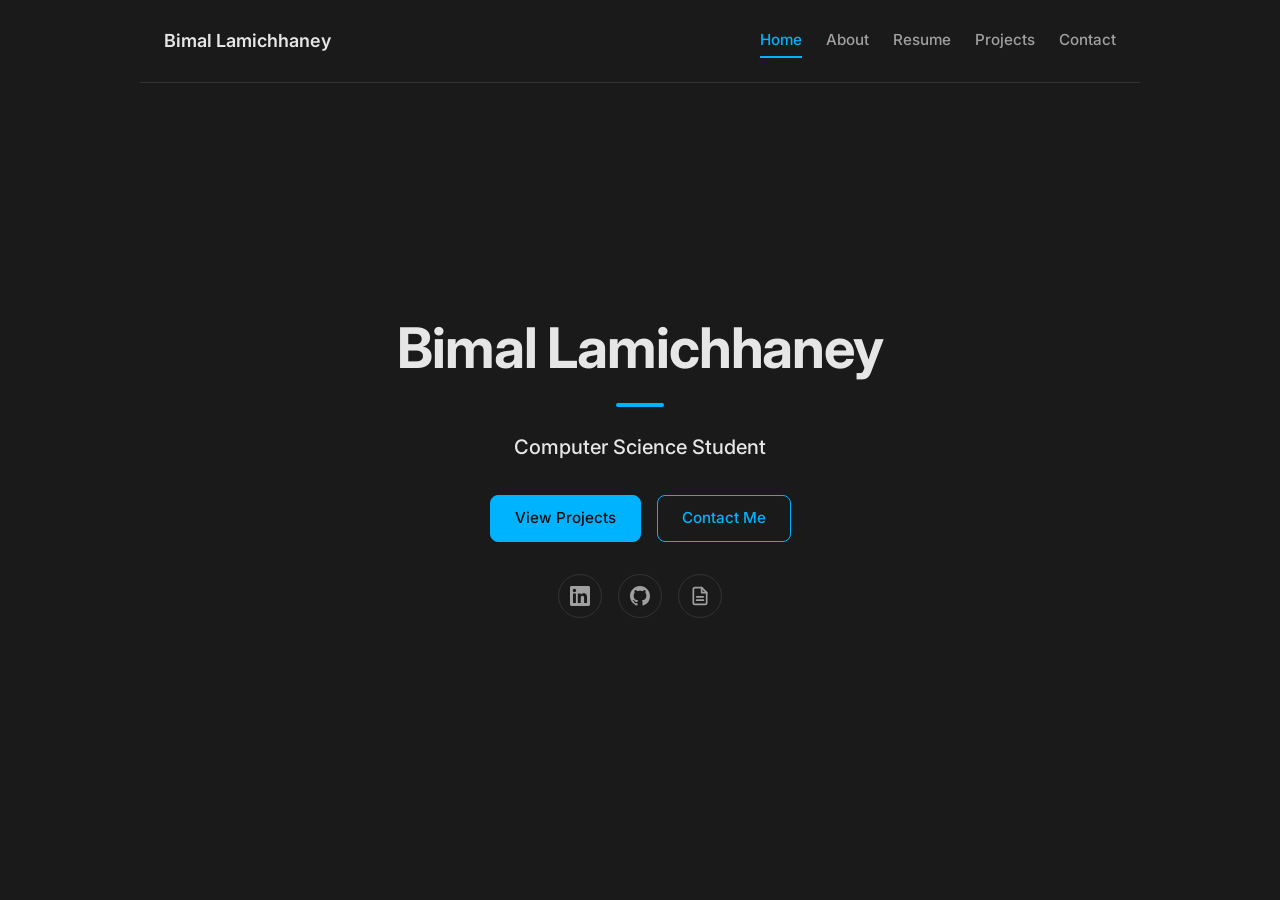
<file: index.html>
<!DOCTYPE html>
<html lang="en">
<head>
    <meta charset="UTF-8">
    <meta name="viewport" content="width=device-width, initial-scale=1.0">
    <title>Bimal Lamichhaney | Portfolio</title>
    <link rel="preconnect" href="https://fonts.googleapis.com">
    <link rel="preconnect" href="https://fonts.gstatic.com" crossorigin>
    <link rel="stylesheet" href="https://fonts.googleapis.com/css2?family=Inter:wght@400;500;600;700&display=swap">
    <link rel="stylesheet" href="style.css">
</head>
<body>
    <header class="site-header">
        <a href="index.html" class="brand">Bimal Lamichhaney</a>
        <nav>
            <a href="index.html" class="current">Home</a>
            <a href="aboutMe.html">About</a>
            <a href="CV.html">Resume</a>
            <a href="projects.html">Projects</a>
            <a href="contact.html">Contact</a>
        </nav>
    </header>

    <main class="hero">
        <h1>Bimal Lamichhaney</h1>
        <p class="hero-subtitle">Computer Science Student</p>

        <div class="hero-actions">
            <a href="projects.html" class="button button-primary">View Projects</a>
            <a href="contact.html" class="button button-secondary">Contact Me</a>
        </div>

        <div class="icons">
            <a href="https://www.linkedin.com/in/bimallamichhaney" target="_blank" rel="noopener noreferrer" class="icon-link" aria-label="LinkedIn">
                <svg viewBox="0 0 24 24" fill="currentColor" aria-hidden="true"><path d="M20.447 20.452h-3.554v-5.569c0-1.328-.027-3.037-1.852-3.037-1.853 0-2.136 1.445-2.136 2.939v5.667H9.351V9h3.414v1.561h.046c.477-.9 1.637-1.85 3.37-1.85 3.601 0 4.267 2.37 4.267 5.455v6.286zM5.337 7.433c-1.144 0-2.063-.926-2.063-2.065 0-1.138.92-2.063 2.063-2.063 1.14 0 2.064.925 2.064 2.063 0 1.139-.925 2.065-2.064 2.065zm1.782 13.019H3.555V9h3.564v11.452zM22.225 0H1.771C.792 0 0 .774 0 1.729v20.542C0 23.227.792 24 1.771 24h20.451C23.2 24 24 23.227 24 22.271V1.729C24 .774 23.2 0 22.222 0h.003z"/></svg>
            </a>
            <a href="https://github.com/lamichhaneyb" target="_blank" rel="noopener noreferrer" class="icon-link" aria-label="GitHub">
                <svg viewBox="0 0 16 16" fill="currentColor" aria-hidden="true"><path d="M8 0C3.58 0 0 3.58 0 8c0 3.54 2.29 6.53 5.47 7.59.4.07.55-.17.55-.38 0-.19-.01-.82-.01-1.49-2.01.37-2.53-.49-2.69-.94-.09-.23-.48-.94-.82-1.13-.28-.15-.68-.52-.01-.53.63-.01 1.08.58 1.23.82.72 1.21 1.87.87 2.33.66.07-.52.28-.87.51-1.07-1.78-.2-3.64-.89-3.64-3.95 0-.87.31-1.59.82-2.15-.08-.2-.36-1.02.08-2.12 0 0 .67-.21 2.2.82.64-.18 1.32-.27 2-.27.68 0 1.36.09 2 .27 1.53-1.04 2.2-.82 2.2-.82.44 1.1.16 1.92.08 2.12.51.56.82 1.27.82 2.15 0 3.07-1.87 3.75-3.65 3.95.29.25.54.73.54 1.48 0 1.07-.01 1.93-.01 2.2 0 .21.15.46.55.38A8.013 8.013 0 0016 8c0-4.42-3.58-8-8-8z"/></svg>
            </a>
            <a class="icon-link" aria-label="Resume">
                <svg viewBox="0 0 24 24" fill="none" stroke="currentColor" stroke-width="2" stroke-linecap="round" stroke-linejoin="round" aria-hidden="true"><path d="M14 2H6a2 2 0 0 0-2 2v16a2 2 0 0 0 2 2h12a2 2 0 0 0 2-2V8z"/><path d="M14 2v6h6"/><path d="M16 13H8"/><path d="M16 17H8"/></svg>
            </a>
        </div>
    </main>
</body>
</html>
</file>
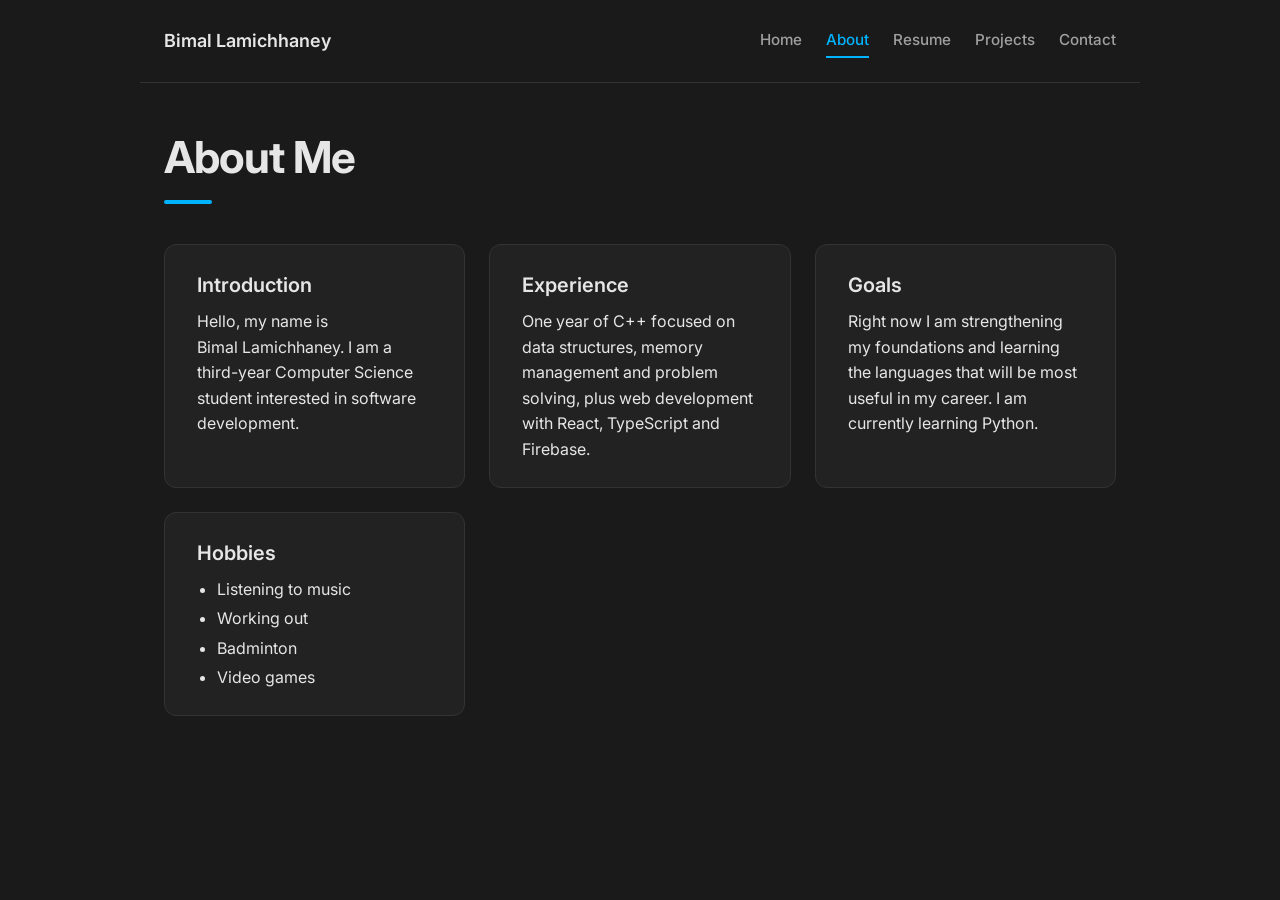
<file: aboutMe.html>
<!DOCTYPE html>
<html lang="en">
<head>
    <meta charset="UTF-8">
    <meta name="viewport" content="width=device-width, initial-scale=1.0">
    <title>About | Bimal Lamichhaney</title>
    <link rel="preconnect" href="https://fonts.googleapis.com">
    <link rel="preconnect" href="https://fonts.gstatic.com" crossorigin>
    <link rel="stylesheet" href="https://fonts.googleapis.com/css2?family=Inter:wght@400;500;600;700&display=swap">
    <link rel="stylesheet" href="style.css">
</head>
<body>
    <header class="site-header">
        <a href="index.html" class="brand">Bimal Lamichhaney</a>
        <nav>
            <a href="index.html">Home</a>
            <a href="aboutMe.html" class="current">About</a>
            <a href="CV.html">Resume</a>
            <a href="projects.html">Projects</a>
            <a href="contact.html">Contact</a>
        </nav>
    </header>

    <main class="container">
        <h1 class="page-title">About Me</h1>

        <div class="grid">
            <section class="card">
                <h2>Introduction</h2>
                <p>Hello, my name is <span class="nowrap">Bimal Lamichhaney</span>. I am a third-year Computer Science student interested in software development.</p>
            </section>

            <section class="card">
                <h2>Experience</h2>
                <p>One year of C++ focused on data structures, memory management and problem solving, plus web development with React, TypeScript and Firebase.</p>
            </section>

            <section class="card">
                <h2>Goals</h2>
                <p>Right now I am strengthening my foundations and learning the languages that will be most useful in my career. I am currently learning Python.</p>
            </section>

            <section class="card">
                <h2>Hobbies</h2>
                <ul class="list">
                    <li>Listening to music</li>
                    <li>Working out</li>
                    <li>Badminton</li>
                    <li>Video games</li>
                </ul>
            </section>
        </div>
    </main>
</body>
</html>
</file>
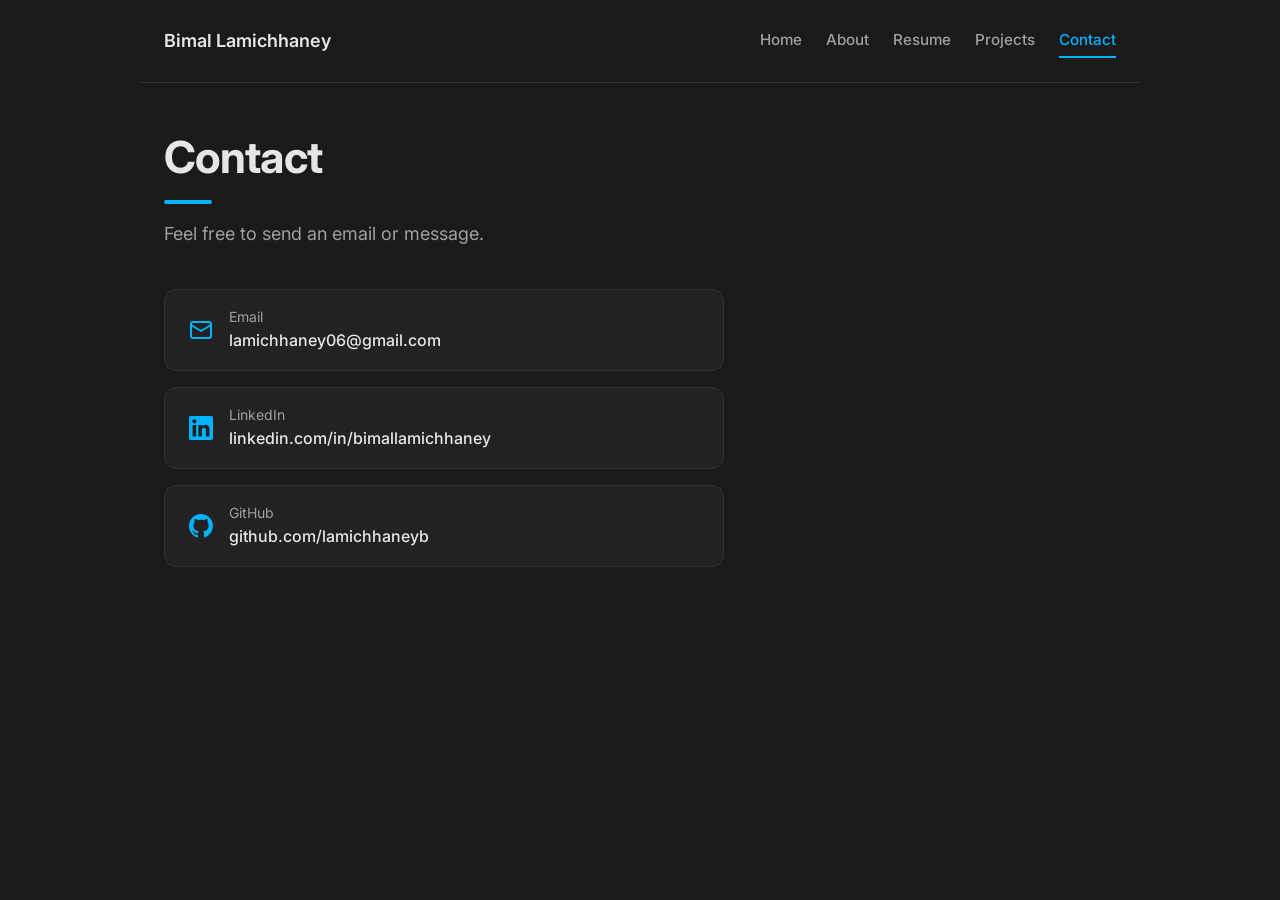
<file: contact.html>
<!DOCTYPE html>
<html lang="en">
<head>
    <meta charset="UTF-8">
    <meta name="viewport" content="width=device-width, initial-scale=1.0">
    <title>Contact | Bimal Lamichhaney</title>
    <link rel="preconnect" href="https://fonts.googleapis.com">
    <link rel="preconnect" href="https://fonts.gstatic.com" crossorigin>
    <link rel="stylesheet" href="https://fonts.googleapis.com/css2?family=Inter:wght@400;500;600;700&display=swap">
    <link rel="stylesheet" href="style.css">
</head>
<body>
    <header class="site-header">
        <a href="index.html" class="brand">Bimal Lamichhaney</a>
        <nav>
            <a href="index.html">Home</a>
            <a href="aboutMe.html">About</a>
            <a href="CV.html">Resume</a>
            <a href="projects.html">Projects</a>
            <a href="contact.html" class="current">Contact</a>
        </nav>
    </header>

    <main class="container">
        <h1 class="page-title">Contact</h1>
        <p class="page-intro">Feel free to send an email or message.</p>

        <ul class="contact-list">
            <li>
                <a href="mailto:lamichhaney06@gmail.com" class="card contact-item">
                    <svg viewBox="0 0 24 24" fill="none" stroke="currentColor" stroke-width="2" stroke-linecap="round" stroke-linejoin="round" aria-hidden="true"><rect x="2" y="4" width="20" height="16" rx="2"/><path d="m22 7-10 6L2 7"/></svg>
                    <span>
                        <span class="contact-label">Email</span>
                        <span class="contact-value">lamichhaney06@gmail.com</span>
                    </span>
                </a>
            </li>
            <li>
                <a href="https://www.linkedin.com/in/bimallamichhaney" target="_blank" rel="noopener noreferrer" class="card contact-item">
                    <svg viewBox="0 0 24 24" fill="currentColor" aria-hidden="true"><path d="M20.447 20.452h-3.554v-5.569c0-1.328-.027-3.037-1.852-3.037-1.853 0-2.136 1.445-2.136 2.939v5.667H9.351V9h3.414v1.561h.046c.477-.9 1.637-1.85 3.37-1.85 3.601 0 4.267 2.37 4.267 5.455v6.286zM5.337 7.433c-1.144 0-2.063-.926-2.063-2.065 0-1.138.92-2.063 2.063-2.063 1.14 0 2.064.925 2.064 2.063 0 1.139-.925 2.065-2.064 2.065zm1.782 13.019H3.555V9h3.564v11.452zM22.225 0H1.771C.792 0 0 .774 0 1.729v20.542C0 23.227.792 24 1.771 24h20.451C23.2 24 24 23.227 24 22.271V1.729C24 .774 23.2 0 22.222 0h.003z"/></svg>
                    <span>
                        <span class="contact-label">LinkedIn</span>
                        <span class="contact-value">linkedin.com/in/bimallamichhaney</span>
                    </span>
                </a>
            </li>
            <li>
                <a href="https://github.com/lamichhaneyb" target="_blank" rel="noopener noreferrer" class="card contact-item">
                    <svg viewBox="0 0 16 16" fill="currentColor" aria-hidden="true"><path d="M8 0C3.58 0 0 3.58 0 8c0 3.54 2.29 6.53 5.47 7.59.4.07.55-.17.55-.38 0-.19-.01-.82-.01-1.49-2.01.37-2.53-.49-2.69-.94-.09-.23-.48-.94-.82-1.13-.28-.15-.68-.52-.01-.53.63-.01 1.08.58 1.23.82.72 1.21 1.87.87 2.33.66.07-.52.28-.87.51-1.07-1.78-.2-3.64-.89-3.64-3.95 0-.87.31-1.59.82-2.15-.08-.2-.36-1.02.08-2.12 0 0 .67-.21 2.2.82.64-.18 1.32-.27 2-.27.68 0 1.36.09 2 .27 1.53-1.04 2.2-.82 2.2-.82.44 1.1.16 1.92.08 2.12.51.56.82 1.27.82 2.15 0 3.07-1.87 3.75-3.65 3.95.29.25.54.73.54 1.48 0 1.07-.01 1.93-.01 2.2 0 .21.15.46.55.38A8.013 8.013 0 0016 8c0-4.42-3.58-8-8-8z"/></svg>
                    <span>
                        <span class="contact-label">GitHub</span>
                        <span class="contact-value">github.com/lamichhaneyb</span>
                    </span>
                </a>
            </li>
        </ul>
    </main>
</body>
</html>
</file>
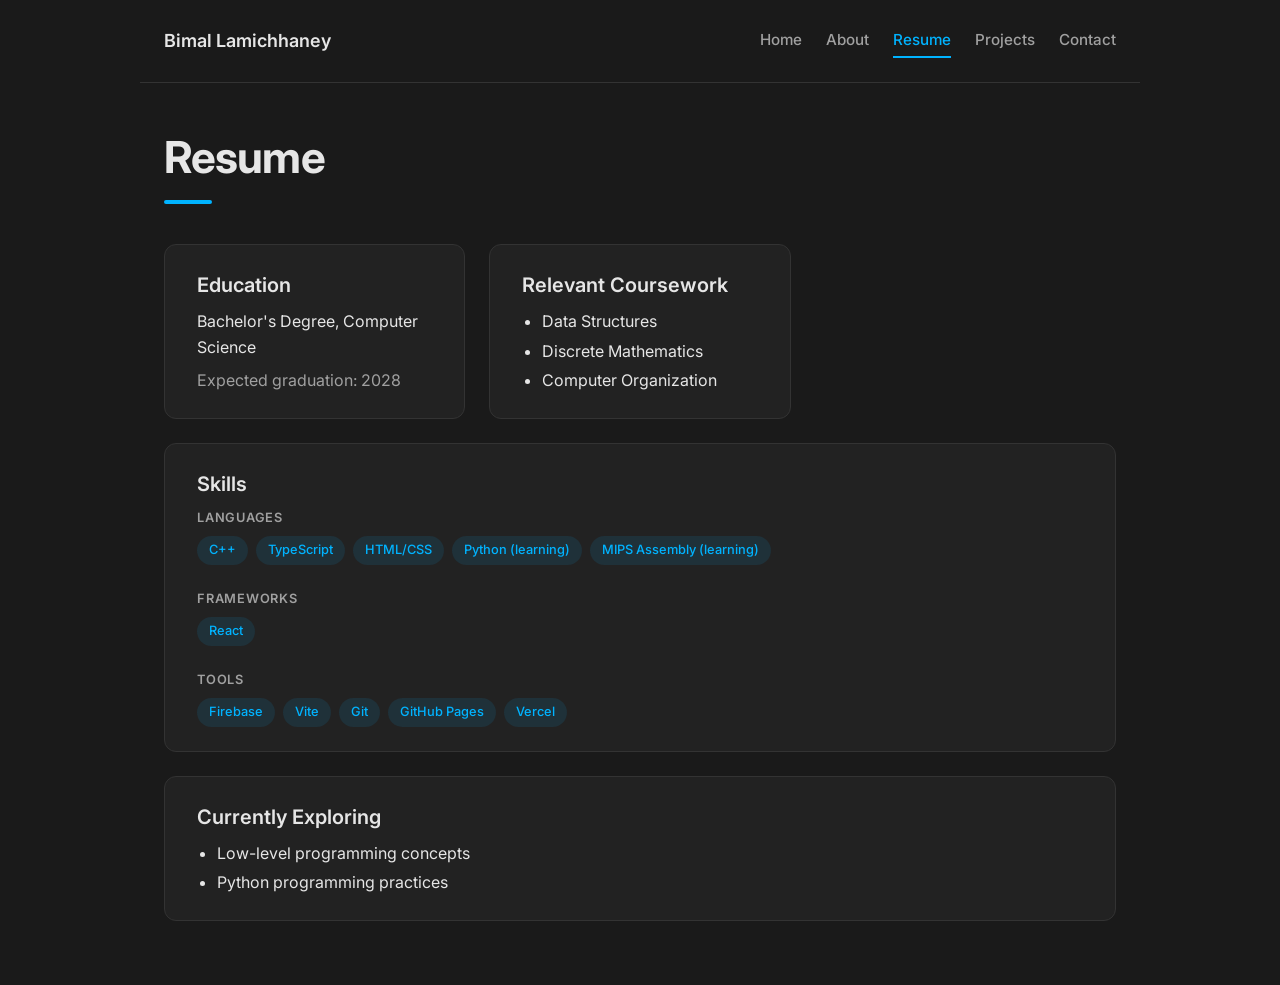
<file: CV.html>
<!DOCTYPE html>
<html lang="en">
<head>
    <meta charset="UTF-8">
    <meta name="viewport" content="width=device-width, initial-scale=1.0">
    <title>Resume | Bimal Lamichhaney</title>
    <link rel="preconnect" href="https://fonts.googleapis.com">
    <link rel="preconnect" href="https://fonts.gstatic.com" crossorigin>
    <link rel="stylesheet" href="https://fonts.googleapis.com/css2?family=Inter:wght@400;500;600;700&display=swap">
    <link rel="stylesheet" href="style.css">
</head>
<body>
    <header class="site-header">
        <a href="index.html" class="brand">Bimal Lamichhaney</a>
        <nav>
            <a href="index.html">Home</a>
            <a href="aboutMe.html">About</a>
            <a href="CV.html" class="current">Resume</a>
            <a href="projects.html">Projects</a>
            <a href="contact.html">Contact</a>
        </nav>
    </header>

    <main class="container">
        <h1 class="page-title">Resume</h1>

        <div class="grid">
            <section class="card">
                <h2>Education</h2>
                <p>Bachelor's Degree, Computer Science</p>
                <p class="muted">Expected graduation: 2028</p>
            </section>

            <section class="card">
                <h2>Relevant Coursework</h2>
                <ul class="list">
                    <li>Data Structures</li>
                    <li>Discrete Mathematics</li>
                    <li>Computer Organization</li>
                </ul>
            </section>

            <section class="card card-wide">
                <h2>Skills</h2>
                <div class="skill-group">
                    <h3>Languages</h3>
                    <ul class="tags">
                        <li>C++</li>
                        <li>TypeScript</li>
                        <li>HTML/CSS</li>
                        <li>Python (learning)</li>
                        <li>MIPS Assembly (learning)</li>
                    </ul>
                </div>
                <div class="skill-group">
                    <h3>Frameworks</h3>
                    <ul class="tags">
                        <li>React</li>
                    </ul>
                </div>
                <div class="skill-group">
                    <h3>Tools</h3>
                    <ul class="tags">
                        <li>Firebase</li>
                        <li>Vite</li>
                        <li>Git</li>
                        <li>GitHub Pages</li>
                        <li>Vercel</li>
                    </ul>
                </div>
            </section>

            <section class="card card-wide">
                <h2>Currently Exploring</h2>
                <ul class="list">
                    <li>Low-level programming concepts</li>
                    <li>Python programming practices</li>
                </ul>
            </section>
        </div>
    </main>
</body>
</html>
</file>
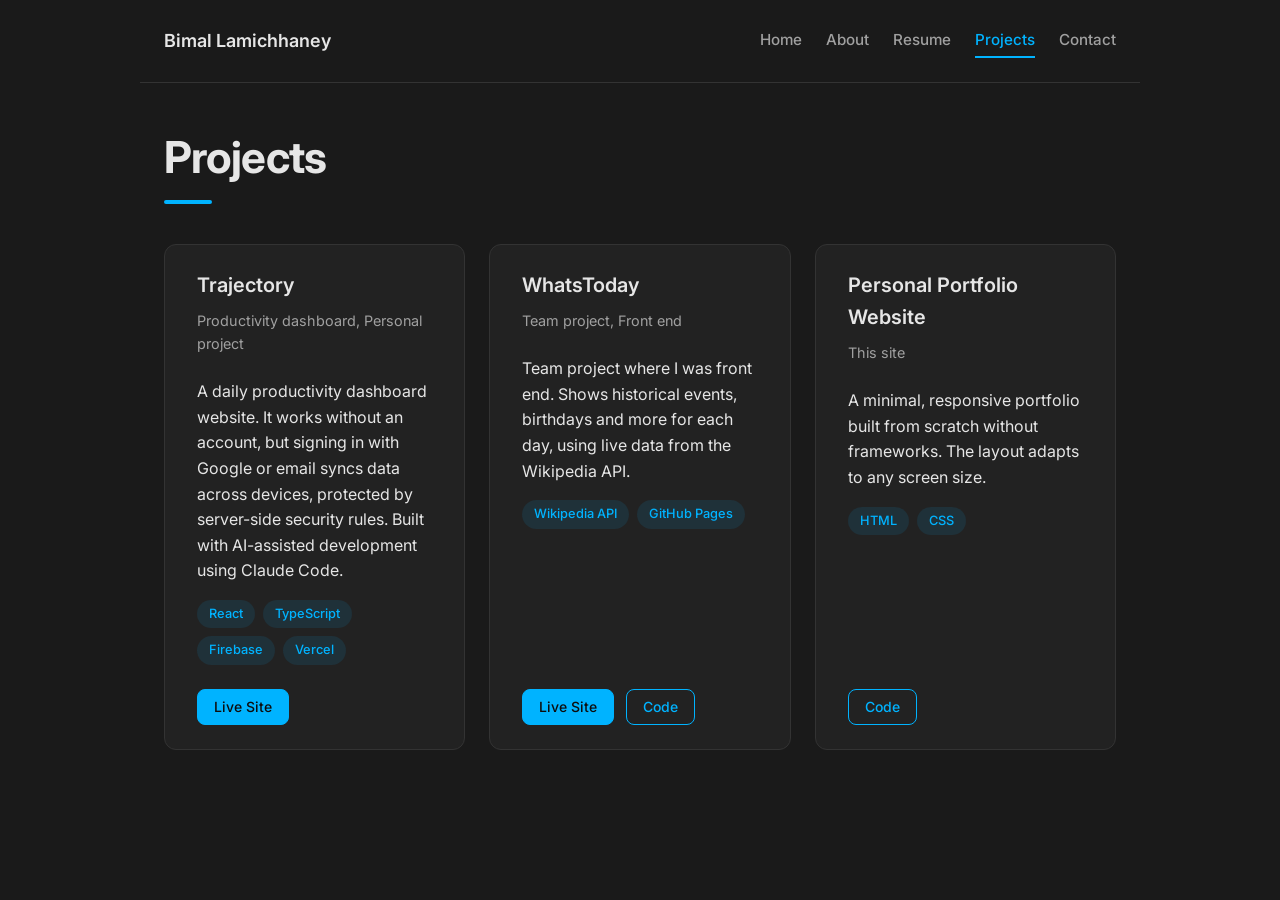
<file: projects.html>
<!DOCTYPE html>
<html lang="en">
<head>
    <meta charset="UTF-8">
    <meta name="viewport" content="width=device-width, initial-scale=1.0">
    <title>Projects | Bimal Lamichhaney</title>
    <link rel="preconnect" href="https://fonts.googleapis.com">
    <link rel="preconnect" href="https://fonts.gstatic.com" crossorigin>
    <link rel="stylesheet" href="https://fonts.googleapis.com/css2?family=Inter:wght@400;500;600;700&display=swap">
    <link rel="stylesheet" href="style.css">
</head>
<body>
    <header class="site-header">
        <a href="index.html" class="brand">Bimal Lamichhaney</a>
        <nav>
            <a href="index.html">Home</a>
            <a href="aboutMe.html">About</a>
            <a href="CV.html">Resume</a>
            <a href="projects.html" class="current">Projects</a>
            <a href="contact.html">Contact</a>
        </nav>
    </header>

    <main class="container">
        <h1 class="page-title">Projects</h1>

        <div class="grid">
            <article class="card project">
                <h2>Trajectory</h2>
                <p class="project-type">Productivity dashboard, Personal project</p>
                <p>A daily productivity dashboard website. It works without an account, but signing in with Google or email syncs data across devices, protected by server-side security rules. Built with AI-assisted development using Claude Code.</p>
                <ul class="tags">
                    <li>React</li>
                    <li>TypeScript</li>
                    <li>Firebase</li>
                    <li>Vercel</li>
                </ul>
                <div class="project-links">
                    <a href="https://trajectory-ten-pied.vercel.app" target="_blank" rel="noopener noreferrer" class="button button-small button-primary">Live Site</a>
                </div>
            </article>

            <article class="card project">
                <h2>WhatsToday</h2>
                <p class="project-type">Team project, Front end</p>
                <p>Team project where I was front end. Shows historical events, birthdays and more for each day, using live data from the Wikipedia API.</p>
                <ul class="tags">
                    <li>Wikipedia API</li>
                    <li>GitHub Pages</li>
                </ul>
                <div class="project-links">
                    <a href="https://lamichhaneyb.github.io/WhatsToday-Website/" target="_blank" rel="noopener noreferrer" class="button button-small button-primary">Live Site</a>
                    <a href="https://github.com/lamichhaneyb/WhatsToday-Website" target="_blank" rel="noopener noreferrer" class="button button-small button-secondary">Code</a>
                </div>
            </article>

            <article class="card project">
                <h2>Personal Portfolio Website</h2>
                <p class="project-type">This site</p>
                <p>A minimal, responsive portfolio built from scratch without frameworks. The layout adapts to any screen size.</p>
                <ul class="tags">
                    <li>HTML</li>
                    <li>CSS</li>
                </ul>
                <div class="project-links">
                    <a href="https://github.com/lamichhaneyb/Portfolio-Website" target="_blank" rel="noopener noreferrer" class="button button-small button-secondary">Code</a>
                </div>
            </article>
        </div>
    </main>
</body>
</html>
</file>
<file: style.css>
:root {
    --bg: #1a1a1a;
    --card: #222222;
    --border: #333333;
    --text: #e6e6e6;
    --muted: #a0a0a0;
    --accent: #00B3FF;
    --accent-soft: rgba(0, 179, 255, 0.1);
    --font: 'Inter', -apple-system, 'Segoe UI', Roboto, sans-serif;
    --radius: 12px;
    --max-width: 1000px;
}

*,
*::before,
*::after {
    box-sizing: border-box;
    margin: 0;
    padding: 0;
}

body {
    min-height: 100vh;
    display: flex;
    flex-direction: column;
    background: var(--bg);
    color: var(--text);
    font-family: var(--font);
    font-size: 1rem;
    line-height: 1.6;
}

a {
    color: inherit;
}

/* Header */
.site-header {
    display: flex;
    flex-wrap: wrap;
    align-items: center;
    justify-content: space-between;
    gap: 16px;
    width: 100%;
    max-width: var(--max-width);
    margin: 0 auto;
    padding: 24px;
    border-bottom: 1px solid var(--border);
}

.brand {
    font-size: 1.125rem;
    font-weight: 600;
    text-decoration: none;
}

nav {
    display: flex;
    flex-wrap: wrap;
    gap: 8px 24px;
}

nav a {
    padding: 4px 0;
    color: var(--muted);
    font-size: 0.95rem;
    font-weight: 500;
    text-decoration: none;
    border-bottom: 2px solid transparent;
    transition: color .2s ease, border-color .2s ease;
}

nav a:hover {
    color: var(--text);
}

nav a.current {
    color: var(--accent);
    border-bottom-color: var(--accent);
}

/* Page layout */
.container {
    flex: 1;
    width: 100%;
    max-width: var(--max-width);
    margin: 0 auto;
    padding: 48px 24px 64px;
    animation: fadeUp .6s ease forwards;
}

.page-title {
    font-size: clamp(2rem, 5vw, 2.75rem);
    font-weight: 700;
    letter-spacing: -0.02em;
    line-height: 1.2;
}

.page-title::after,
.hero h1::after {
    content: "";
    display: block;
    width: 48px;
    height: 4px;
    margin-top: 16px;
    background: var(--accent);
    border-radius: 2px;
}

.page-intro {
    margin-top: 16px;
    color: var(--muted);
    font-size: 1.125rem;
}

.grid {
    display: grid;
    grid-template-columns: repeat(auto-fit, minmax(min(300px, 100%), 1fr));
    gap: 24px;
    margin-top: 40px;
}

/* Cards */
.card {
    padding: 24px 32px;
    background: var(--card);
    border: 1px solid var(--border);
    border-radius: var(--radius);
}

.card-wide {
    grid-column: 1 / -1;
}

.card h2 {
    margin-bottom: 8px;
    font-size: 1.25rem;
    font-weight: 600;
}

.card h3 {
    margin-bottom: 8px;
    color: var(--muted);
    font-size: 0.8rem;
    font-weight: 600;
    letter-spacing: 0.06em;
    text-transform: uppercase;
}

.card p + p {
    margin-top: 8px;
}

.list {
    padding-left: 20px;
}

.list li + li {
    margin-top: 4px;
}

.muted {
    color: var(--muted);
}

.nowrap {
    white-space: nowrap;
}

.tags {
    display: flex;
    flex-wrap: wrap;
    gap: 8px;
    margin-top: 16px;
    list-style: none;
}

.tags li {
    padding: 4px 12px;
    color: var(--accent);
    background: var(--accent-soft);
    border-radius: 999px;
    font-size: 0.8rem;
    font-weight: 500;
}

.skill-group .tags {
    margin-top: 0;
}

.skill-group + .skill-group {
    margin-top: 24px;
}

/* Projects */
.project {
    display: flex;
    flex-direction: column;
}

.project-type {
    margin-bottom: 16px;
    color: var(--muted);
    font-size: 0.9rem;
}

.project-links {
    display: flex;
    flex-wrap: wrap;
    gap: 12px;
    margin-top: auto;
    padding-top: 24px;
}

/* Buttons */
.button {
    display: inline-block;
    padding: 10px 24px;
    border: 1px solid var(--accent);
    border-radius: 8px;
    font-size: 0.95rem;
    font-weight: 500;
    text-decoration: none;
    transition: background-color .2s ease, color .2s ease;
}

.button-small {
    padding: 6px 16px;
    font-size: 0.875rem;
}

.button-primary {
    color: #0d0d0d;
    background: var(--accent);
}

.button-primary:hover {
    color: var(--accent);
    background: transparent;
}

.button-secondary {
    color: var(--accent);
    background: transparent;
}

.button-secondary:hover {
    background: var(--accent-soft);
}

/* Home page */
.hero {
    flex: 1;
    display: flex;
    flex-direction: column;
    align-items: center;
    justify-content: center;
    padding: 48px 24px 96px;
    text-align: center;
    animation: fadeUp .6s ease forwards;
}

.hero h1 {
    font-size: clamp(2.5rem, 7vw, 3.5rem);
    font-weight: 700;
    letter-spacing: -0.02em;
    line-height: 1.1;
}

.hero h1::after {
    margin: 24px auto 0;
}

.hero-subtitle {
    margin-top: 24px;
    font-size: 1.25rem;
    font-weight: 500;
}

.hero-intro {
    max-width: 36rem;
    margin-top: 8px;
    color: var(--muted);
}

.hero-actions {
    display: flex;
    flex-wrap: wrap;
    justify-content: center;
    gap: 16px;
    margin-top: 32px;
}

.icons {
    display: flex;
    gap: 16px;
    margin-top: 32px;
}

.icon-link {
    display: flex;
    align-items: center;
    justify-content: center;
    width: 44px;
    height: 44px;
    color: var(--muted);
    border: 1px solid var(--border);
    border-radius: 50%;
    transition: color .2s ease, border-color .2s ease;
}

.icon-link:hover {
    color: var(--accent);
    border-color: var(--accent);
}

.icon-link svg {
    width: 20px;
    height: 20px;
}

/* Contact page */
.contact-list {
    display: grid;
    gap: 16px;
    max-width: 560px;
    margin-top: 40px;
    list-style: none;
}

.contact-item {
    display: flex;
    align-items: center;
    gap: 16px;
    padding: 16px 24px;
    text-decoration: none;
    transition: border-color .2s ease;
}

.contact-item:hover {
    border-color: var(--accent);
}

.contact-item svg {
    flex-shrink: 0;
    width: 24px;
    height: 24px;
    color: var(--accent);
}

.contact-label {
    display: block;
    color: var(--muted);
    font-size: 0.875rem;
}

.contact-value {
    display: block;
    font-weight: 500;
    overflow-wrap: anywhere;
}

/* Small screens */
@media (max-width: 600px) {
    .site-header {
        padding: 16px;
    }

    .container {
        padding: 32px 16px 48px;
    }

    .hero {
        padding: 32px 16px 64px;
    }

    .card {
        padding: 20px;
    }
}

/* Load-up animation */
@keyframes fadeUp {
    from {
        opacity: 0;
        transform: translateY(20px);
    }
    to {
        opacity: 1;
        transform: translateY(0);
    }
}
</file>
